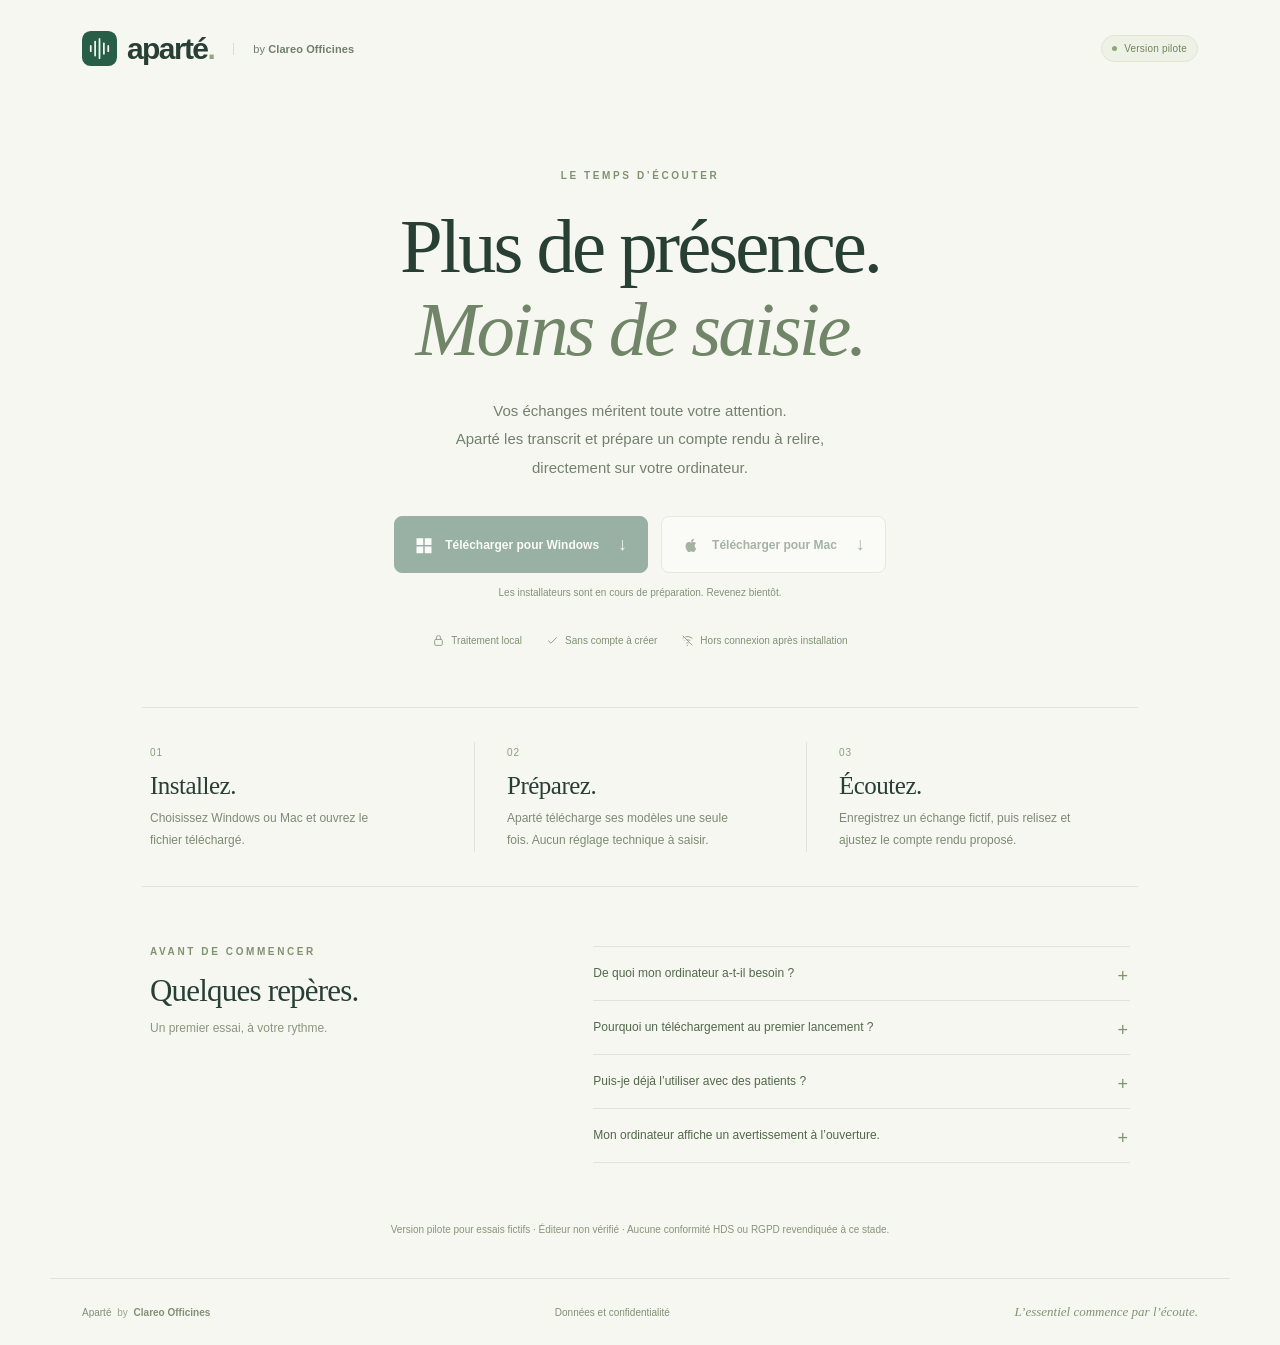
<file: index.html>
<!doctype html>
<html lang="fr">
  <head>
    <meta charset="utf-8" />
    <meta name="viewport" content="width=device-width, initial-scale=1" />
    <meta name="description" content="Aparté by Clareo Officines. Enregistrez, transcrivez et préparez vos comptes rendus sur votre ordinateur. Téléchargements Windows et Mac pour le pilote." />
    <meta name="theme-color" content="#f5f6f0" />
    <meta http-equiv="Content-Security-Policy" content="default-src 'self'; script-src 'self'; style-src 'self'; img-src 'self' data:; connect-src 'self'; object-src 'none'; base-uri 'self'; form-action 'none'" />
    <title>Aparté by Clareo Officines — Télécharger</title>
    <link rel="icon" href="./mark.svg" type="image/svg+xml" />
    <link rel="stylesheet" href="./style.css" />
    <script src="./download.js" defer></script>
  </head>
  <body>
    <header class="header">
      <a href="./" class="brand" aria-label="Aparté by Clareo Officines, accueil"><img src="./mark.svg" width="35" height="35" alt="" /><span>aparté<span class="dot">.</span></span><span class="brand-by">by <strong>Clareo Officines</strong></span></a>
      <span class="pilot"><span></span> Version pilote</span>
    </header>
    <main>
      <section class="hero" aria-labelledby="headline">
        <p class="eyebrow">LE TEMPS D’ÉCOUTER</p>
        <h1 id="headline">Plus de présence.<br /><em>Moins de saisie.</em></h1>
        <p class="intro">Vos échanges méritent toute votre attention.<br class="desktop-break" /> Aparté les transcrit et prépare un compte rendu à relire,<br class="desktop-break" /> directement sur votre ordinateur.</p>
        <div class="downloads" aria-label="Télécharger Aparté">
          <a id="windows-download" class="download primary" aria-disabled="true"><svg viewBox="0 0 24 24" aria-hidden="true"><path d="M2 3h9v9H2zm11 0h9v9h-9zM2 14h9v9H2zm11 0h9v9h-9z" /></svg><span>Télécharger pour Windows</span><span aria-hidden="true">↓</span></a>
          <button id="mac-download" class="download secondary" disabled><svg viewBox="0 0 24 24" aria-hidden="true"><path d="M16.9 12.8c0-2 1.6-3 1.7-3.1-1-1.5-2.6-1.7-3.2-1.7-1.4-.2-2.6.8-3.3.8-.7 0-1.7-.8-2.9-.8-1.5 0-2.9.9-3.7 2.2-1.6 2.7-.4 6.8 1.1 9 .7 1.1 1.5 2.2 2.7 2.1 1.1 0 1.5-.7 2.9-.7 1.3 0 1.7.7 2.9.7 1.2 0 1.9-1.1 2.6-2.1.8-1.2 1.1-2.3 1.2-2.4-.1 0-2-.8-2-4ZM14.8 6.6c.6-.8 1.1-1.9 1-3-.9 0-2.1.7-2.8 1.4-.6.7-1.2 1.8-1 2.9 1 .1 2.1-.5 2.8-1.3Z" /></svg><span>Télécharger pour Mac</span><span aria-hidden="true">↓</span></button>
        </div>
        <p id="release-status" class="release-status" role="status">Chargement des téléchargements…</p>
        <noscript><p>Activez JavaScript pour choisir votre version, ou consultez les <a href="https://github.com/Xprriacst/aparte-downloads/releases">fichiers de téléchargement</a>.</p></noscript>
        <div class="reassurance"><span><svg viewBox="0 0 24 24" aria-hidden="true"><rect x="5" y="10" width="14" height="11" rx="2"/><path d="M8 10V7a4 4 0 0 1 8 0v3"/></svg>Traitement local</span><span><svg viewBox="0 0 24 24" aria-hidden="true"><path d="M4 12l5 5L20 6"/></svg>Sans compte à créer</span><span><svg viewBox="0 0 24 24" aria-hidden="true"><path d="M3 3l18 18M8 5a16 16 0 0 1 13 3M3 8l2-1m6 4a9 9 0 0 1 6 1M7 12l1-1m2 6 2-1 2 1"/><circle cx="12" cy="21" r=".5"/></svg>Hors connexion après installation</span></div>
      </section>
      <section class="steps" aria-label="Votre première utilisation">
        <article><span class="step-number">01</span><h2>Installez.</h2><p>Choisissez Windows ou Mac et ouvrez le fichier téléchargé.</p></article>
        <article><span class="step-number">02</span><h2>Préparez.</h2><p>Aparté télécharge ses modèles une seule fois. Aucun réglage technique à saisir.</p></article>
        <article><span class="step-number">03</span><h2>Écoutez.</h2><p>Enregistrez un échange fictif, puis relisez et ajustez le compte rendu proposé.</p></article>
      </section>
      <section class="practical" aria-labelledby="practical-title"><div><p class="eyebrow">AVANT DE COMMENCER</p><h2 id="practical-title">Quelques repères.</h2><p>Un premier essai, à votre rythme.</p></div><div class="questions">
        <details><summary>De quoi mon ordinateur a-t-il besoin ?</summary><p>Windows 11 sur processeur Intel ou AMD 64 bits, ou macOS 12 et ultérieur sur Mac Apple Silicon ou Intel. Prévoyez 5 Go d’espace libre ; 16 Go de mémoire sont conseillés. Les performances restent à vérifier sur votre poste.</p></details>
        <details><summary>Pourquoi un téléchargement au premier lancement ?</summary><p>Les deux modèles représentent environ 3 Go. Aparté les conserve sur votre ordinateur, vérifie leur intégrité et reprend le téléchargement en cas d’interruption. Internet est nécessaire pour cette préparation ; la transcription et la rédaction fonctionnent ensuite localement.</p></details>
        <details><summary>Puis-je déjà l’utiliser avec des patients ?</summary><p>Cette version pilote sert aux essais avec des échanges fictifs. La sécurisation des fichiers temporaires et le dossier de conformité restent à finaliser avant toute utilisation avec des données patient. Le compte rendu doit toujours être relu.</p></details>
        <details><summary>Mon ordinateur affiche un avertissement à l’ouverture.</summary><p>Cette version pilote ne possède pas encore de signature d’éditeur vérifiée ni de notarisation Apple. Windows ou macOS peuvent avertir ou bloquer son ouverture. Faites valider l’installation par la personne responsable du poste ; ne désactivez pas les protections de l’ordinateur. Une distribution signée est prévue avant le déploiement en officine.</p></details>
      </div></section>
      <p class="pilot-note">Version pilote pour essais fictifs · Éditeur non vérifié · Aucune conformité HDS ou RGPD revendiquée à ce stade.</p>
    </main>
    <footer><span>Aparté <span class="muted">by</span> <strong>Clareo Officines</strong></span><a href="./confidentialite.html">Données et confidentialité</a><span class="footer-tagline">L’essentiel commence par l’écoute.</span></footer>
    <dialog id="mac-choice" aria-labelledby="mac-title"><button class="close" aria-label="Fermer le choix Mac">×</button><p class="eyebrow">VOTRE VERSION MAC</p><h2 id="mac-title">Quel Mac utilisez-vous ?</h2><p>Dans le menu Apple  → À propos de ce Mac, regardez la ligne « Puce » ou « Processeur ».</p><a id="mac-arm64" class="mac-option" aria-disabled="true"><span><strong>Apple Silicon</strong><small>Puce Apple M1, M2, M3, M4 ou ultérieure</small></span><span>↓</span></a><a id="mac-x64" class="mac-option" aria-disabled="true"><span><strong>Intel</strong><small>Processeur Intel</small></span><span>↓</span></a><small class="modal-note">Fichier .dmg · macOS 12 minimum · version pilote</small></dialog>
  </body>
</html>
</file>
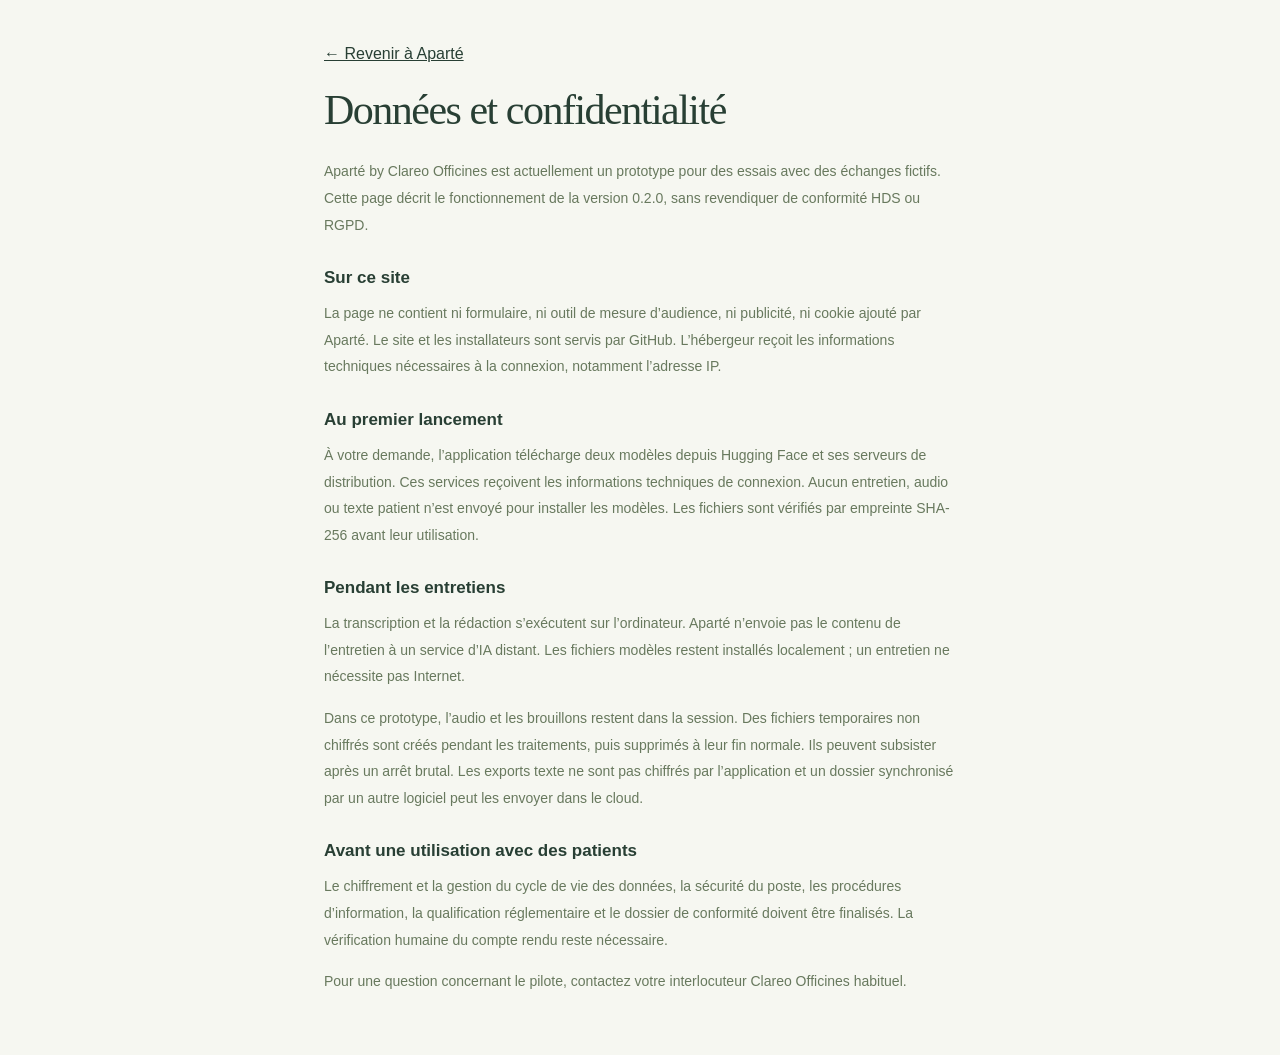
<file: confidentialite.html>
<!doctype html><html lang="fr"><head><meta charset="utf-8" /><meta name="viewport" content="width=device-width, initial-scale=1" /><title>Données et confidentialité — Aparté</title><link rel="stylesheet" href="./style.css" /><link rel="icon" href="./mark.svg" type="image/svg+xml" /></head><body><main class="document"><a href="./">← Revenir à Aparté</a><h1>Données et confidentialité</h1><p>Aparté by Clareo Officines est actuellement un prototype pour des essais avec des échanges fictifs. Cette page décrit le fonctionnement de la version 0.2.0, sans revendiquer de conformité HDS ou RGPD.</p><h2>Sur ce site</h2><p>La page ne contient ni formulaire, ni outil de mesure d’audience, ni publicité, ni cookie ajouté par Aparté. Le site et les installateurs sont servis par GitHub. L’hébergeur reçoit les informations techniques nécessaires à la connexion, notamment l’adresse IP.</p><h2>Au premier lancement</h2><p>À votre demande, l’application télécharge deux modèles depuis Hugging Face et ses serveurs de distribution. Ces services reçoivent les informations techniques de connexion. Aucun entretien, audio ou texte patient n’est envoyé pour installer les modèles. Les fichiers sont vérifiés par empreinte SHA-256 avant leur utilisation.</p><h2>Pendant les entretiens</h2><p>La transcription et la rédaction s’exécutent sur l’ordinateur. Aparté n’envoie pas le contenu de l’entretien à un service d’IA distant. Les fichiers modèles restent installés localement ; un entretien ne nécessite pas Internet.</p><p>Dans ce prototype, l’audio et les brouillons restent dans la session. Des fichiers temporaires non chiffrés sont créés pendant les traitements, puis supprimés à leur fin normale. Ils peuvent subsister après un arrêt brutal. Les exports texte ne sont pas chiffrés par l’application et un dossier synchronisé par un autre logiciel peut les envoyer dans le cloud.</p><h2>Avant une utilisation avec des patients</h2><p>Le chiffrement et la gestion du cycle de vie des données, la sécurité du poste, les procédures d’information, la qualification réglementaire et le dossier de conformité doivent être finalisés. La vérification humaine du compte rendu reste nécessaire.</p><p>Pour une question concernant le pilote, contactez votre interlocuteur Clareo Officines habituel.</p></main></body></html>
</file>
<file: style.css>
:root{font-family:-apple-system,BlinkMacSystemFont,"Segoe UI",sans-serif;color:#283f34;background:#f6f7f1;font-synthesis:none;-webkit-font-smoothing:antialiased;--green:#285d48;--muted:#707d6f;--line:#dfe5d8}*{box-sizing:border-box}body{margin:0}a{color:inherit}button{font:inherit;cursor:pointer}button,a{-webkit-tap-highlight-color:transparent}button:focus-visible,a:focus-visible,summary:focus-visible{outline:3px solid #91bfa3;outline-offset:5px}h1,h2,p{margin:0}.header{max-width:1180px;margin:0 auto;padding:31px 32px;display:flex;align-items:center;justify-content:space-between}.brand{display:flex;align-items:center;gap:10px;text-decoration:none}.brand>span:first-of-type{font-size:30px;font-weight:650;letter-spacing:-1.6px}.dot{color:#95a585}.brand .brand-by{border-left:1px solid #d6dece;margin-left:9px;padding-left:19px;font-size:11px;letter-spacing:.1px;color:var(--muted)}.brand-by strong{font-weight:550}.pilot{display:inline-flex;align-items:center;gap:7px;border:1px solid #dee6d3;background:#eef2e6;color:#72835c;padding:7px 10px;border-radius:30px;font-size:10px;letter-spacing:.2px}.pilot>span{height:5px;width:5px;border-radius:50%;background:#8da777}main{max-width:1060px;margin:0 auto;padding:0 32px}.hero{text-align:center;padding:73px 0 60px}.eyebrow{font-size:10px;font-weight:600;letter-spacing:2.6px;color:#819271}h1{font-family:Georgia,"Times New Roman",serif;font-weight:400;font-size:clamp(45px,6vw,77px);letter-spacing:-3px;line-height:1.08;margin:25px 0}h1 em{font-weight:400;color:#718568}.intro{font-size:15px;color:#73806f;line-height:1.9;margin-top:25px}.downloads{display:flex;justify-content:center;gap:13px;margin:34px auto 14px}.download{display:flex;align-items:center;justify-content:center;gap:12px;border:1px solid #cdd9c5;border-radius:8px;padding:17px 20px;text-decoration:none;font-size:12px;font-weight:550;transition:background 150ms,transform 150ms}.download svg{width:18px;height:18px;fill:currentColor}.download>span:last-child{margin-left:7px;font-size:18px;font-weight:400}.download.primary{background:var(--green);border-color:var(--green);color:#fff}.download.secondary{background:#fff;color:#426347}.download[aria-disabled=true],.download:disabled{opacity:.45;cursor:wait}.download:active:not(:disabled){transform:scale(.98)}.release-status{min-height:20px;font-size:10px;color:#86917b}.reassurance{display:flex;justify-content:center;align-items:center;flex-wrap:wrap;gap:24px;margin-top:27px;color:#819172;font-size:10px}.reassurance>span{display:flex;align-items:center;gap:6px}.reassurance svg{width:13px;height:13px;stroke:currentColor;stroke-width:1.5;fill:none}.steps{display:grid;grid-template-columns:repeat(3,1fr);border-top:1px solid var(--line);border-bottom:1px solid var(--line);padding:34px 0}.steps article{padding:0 32px;border-left:1px solid var(--line)}.steps article:first-child{padding-left:8px;border-left:0}.step-number{font-size:10px;color:#8d9e7d;letter-spacing:1px}.steps h2{font-family:Georgia,"Times New Roman",serif;font-size:25px;font-weight:400;margin:12px 0 8px;letter-spacing:-.5px}.steps p{font-size:12px;color:#7e8a75;line-height:1.8;max-width:240px}.practical{display:grid;grid-template-columns:1fr 1.4fr;gap:60px;padding:59px 8px 30px}.practical h2{font-family:Georgia,"Times New Roman",serif;font-size:31px;font-weight:400;letter-spacing:-.8px;margin:16px 0 12px}.practical>div>p:last-child{font-size:12px;color:#8b967f}.questions details{border-bottom:1px solid var(--line)}.questions details:first-child{border-top:1px solid var(--line)}summary{position:relative;padding:17px 25px 17px 0;list-style:none;cursor:pointer;font-size:12px;color:#52684b;line-height:1.6}summary::-webkit-details-marker{display:none}summary::after{content:'+';position:absolute;right:2px;top:15px;font-size:18px;font-weight:300;color:#809473}details[open] summary::after{content:'−'}details p{font-size:12px;line-height:1.9;color:#7d8974;padding:0 20px 18px 0}.pilot-note{font-size:10px;color:#88947b;text-align:center;line-height:1.8;margin:28px 0 39px}footer{max-width:1180px;display:flex;gap:24px;align-items:center;justify-content:space-between;margin:0 auto;padding:25px 32px;border-top:1px solid var(--line);font-size:10px;color:#839075}footer a{text-decoration:none}footer strong{font-weight:600}.muted{color:#9ca592;padding:0 3px}.footer-tagline{font-family:Georgia,serif;font-style:italic;font-size:13px;color:#839374}dialog{width:calc(100% - 32px);max-width:440px;border:1px solid var(--line);border-radius:14px;padding:32px;background:#fafbf7;color:#314c39;box-shadow:0 20px 80px #243a2333}dialog::backdrop{background:#20302466}dialog h2{font-family:Georgia,serif;font-size:29px;font-weight:400;letter-spacing:-.7px;margin:15px 0}dialog>p:not(.eyebrow){color:#7b8873;font-size:12px;line-height:1.8;margin-bottom:22px}.close{position:absolute;top:10px;right:14px;border:0;background:transparent;font-size:25px;color:#86937e}.mac-option{display:flex;justify-content:space-between;align-items:center;gap:18px;background:#fff;border:1px solid #dce4d3;border-radius:7px;text-decoration:none;padding:15px;margin-top:10px}.mac-option strong{font-size:13px;font-weight:550}.mac-option small{display:block;font-size:10px;color:#8a987f;margin-top:5px}.mac-option[aria-disabled=true]{opacity:.45;pointer-events:none}.modal-note{display:block;margin-top:18px;color:#87957b;font-size:10px}.document{max-width:680px;padding:45px 24px 60px;margin:auto}.document h1{font-size:42px;letter-spacing:-1.5px}.document h2{font-size:17px;margin:30px 0 12px}.document p{font-size:14px;line-height:1.9;color:#68795e}.document p+p{margin-top:15px}@media(hover:hover){.download.primary:hover{background:#1e4d3b}.download.secondary:hover,.mac-option:hover{background:#eef3e7}footer a:hover{text-decoration:underline}}@media(max-width:680px){.header{padding:24px}.brand .brand-by{border:0;margin-left:0;padding-left:5px;font-size:9px;max-width:90px;line-height:1.6}.pilot{font-size:9px;padding:6px 8px}.brand>span:first-of-type{font-size:26px}.brand img{width:29px;height:29px}main{padding:0 24px}.hero{padding:49px 0 39px}h1{letter-spacing:-1.8px}.intro{font-size:13px}.desktop-break{display:none}.downloads{flex-direction:column;max-width:300px;gap:10px}.download{font-size:12px}.reassurance{gap:13px;font-size:9px}.steps{grid-template-columns:1fr;padding:3px 0}.steps article,.steps article:first-child{padding:22px 0 22px 40px;position:relative;border-left:0;border-bottom:1px solid var(--line)}.steps article:last-child{border-bottom:0}.step-number{position:absolute;left:0;top:30px}.steps h2{font-size:24px;margin-top:0}.steps p{max-width:none}.practical{grid-template-columns:1fr;gap:24px;padding:39px 0 15px}.practical h2{font-size:30px;margin-top:12px}.pilot-note{text-align:left;font-size:10px}footer{padding:22px 24px;flex-wrap:wrap;gap:17px}.footer-tagline{flex-basis:100%;font-size:12px}.document{padding:25px}.document h1{font-size:35px}.release-status{font-size:10px}}@media(prefers-reduced-motion:reduce){*{transition:none!important}.download:active:not(:disabled){transform:none}}
</file>
